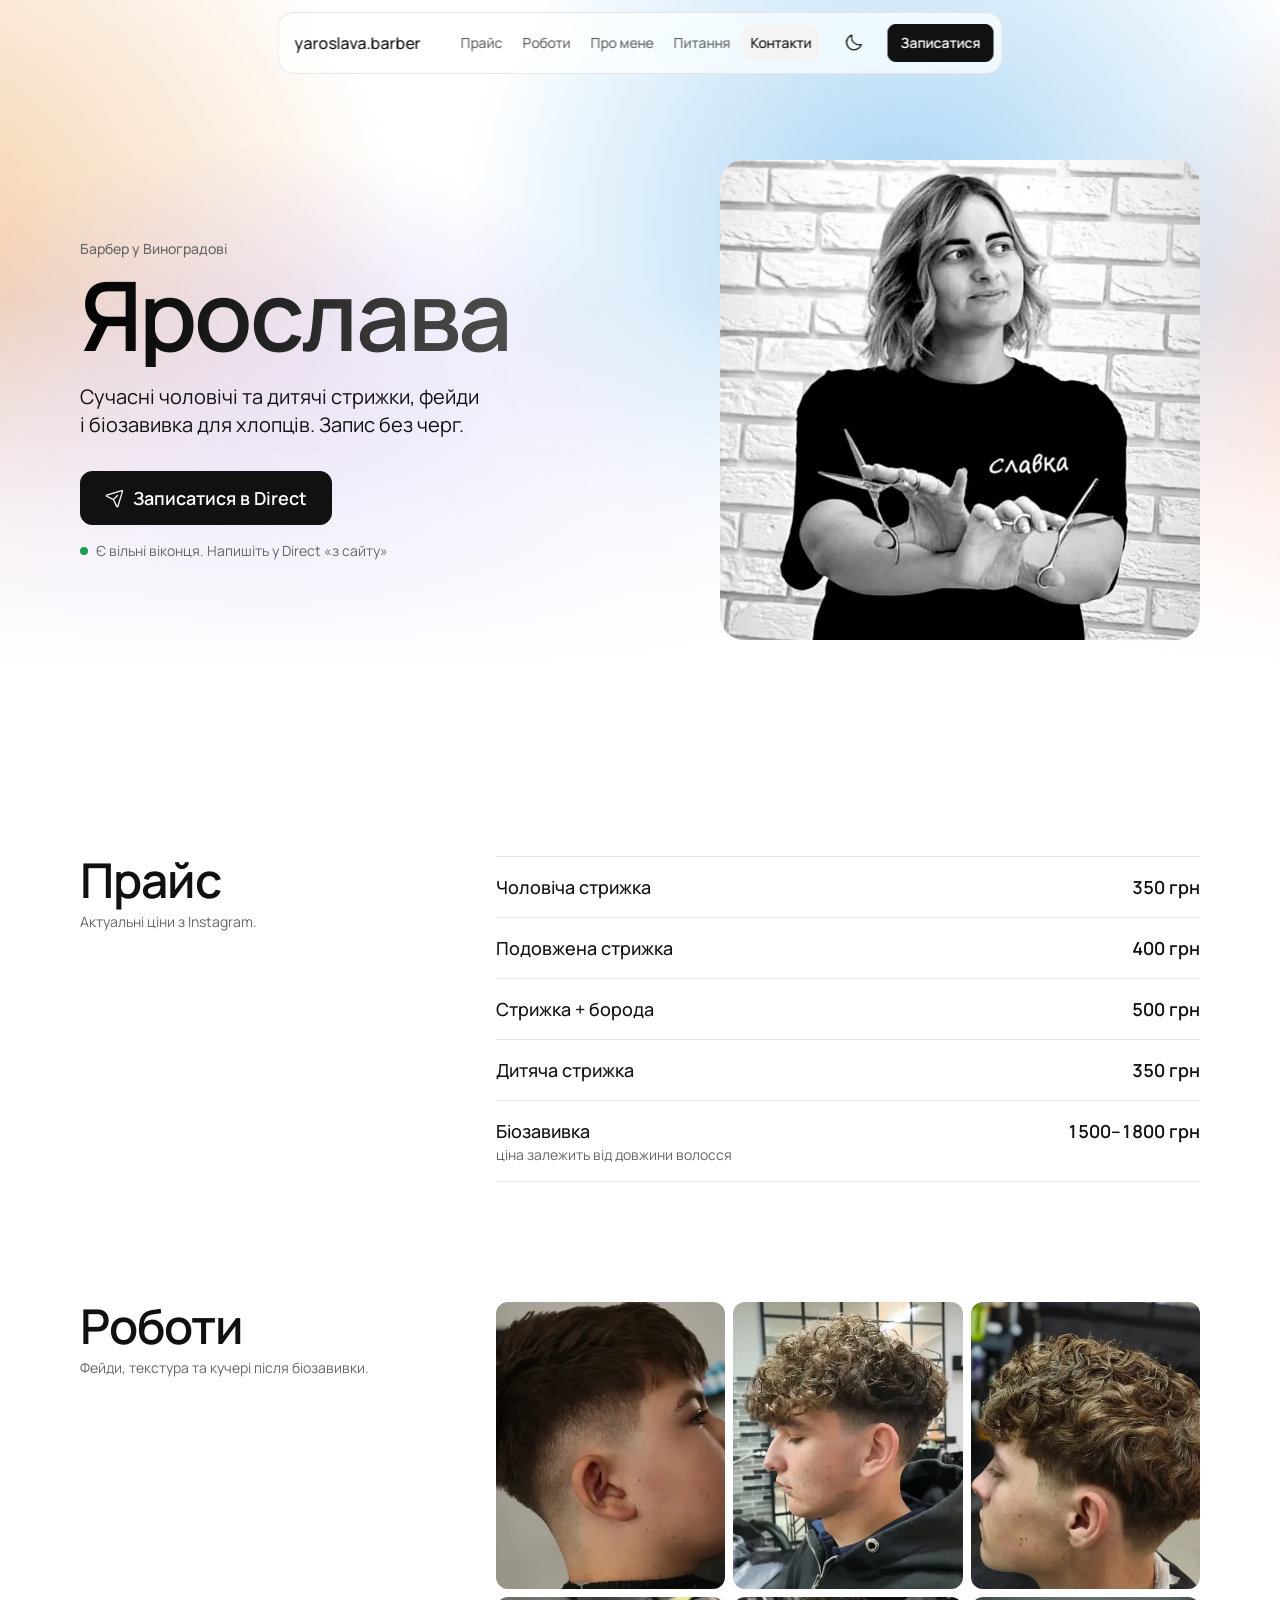
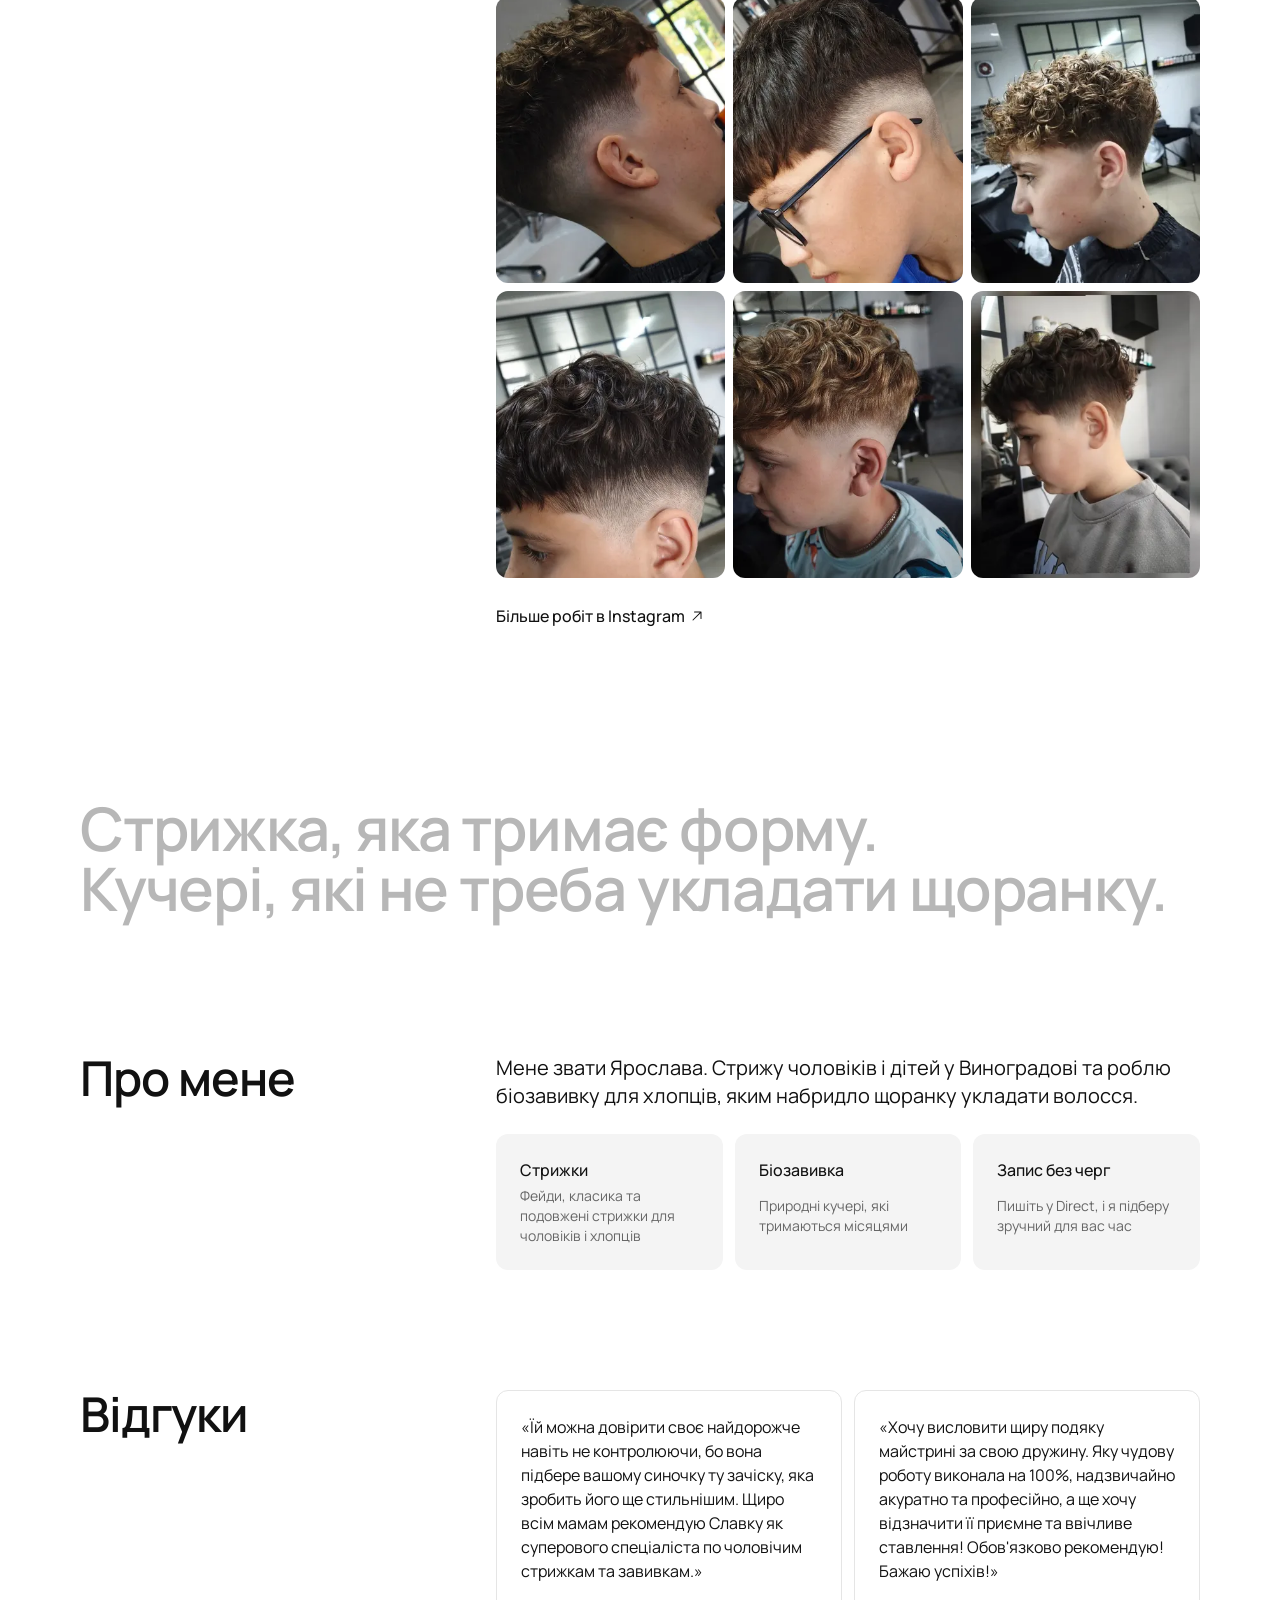
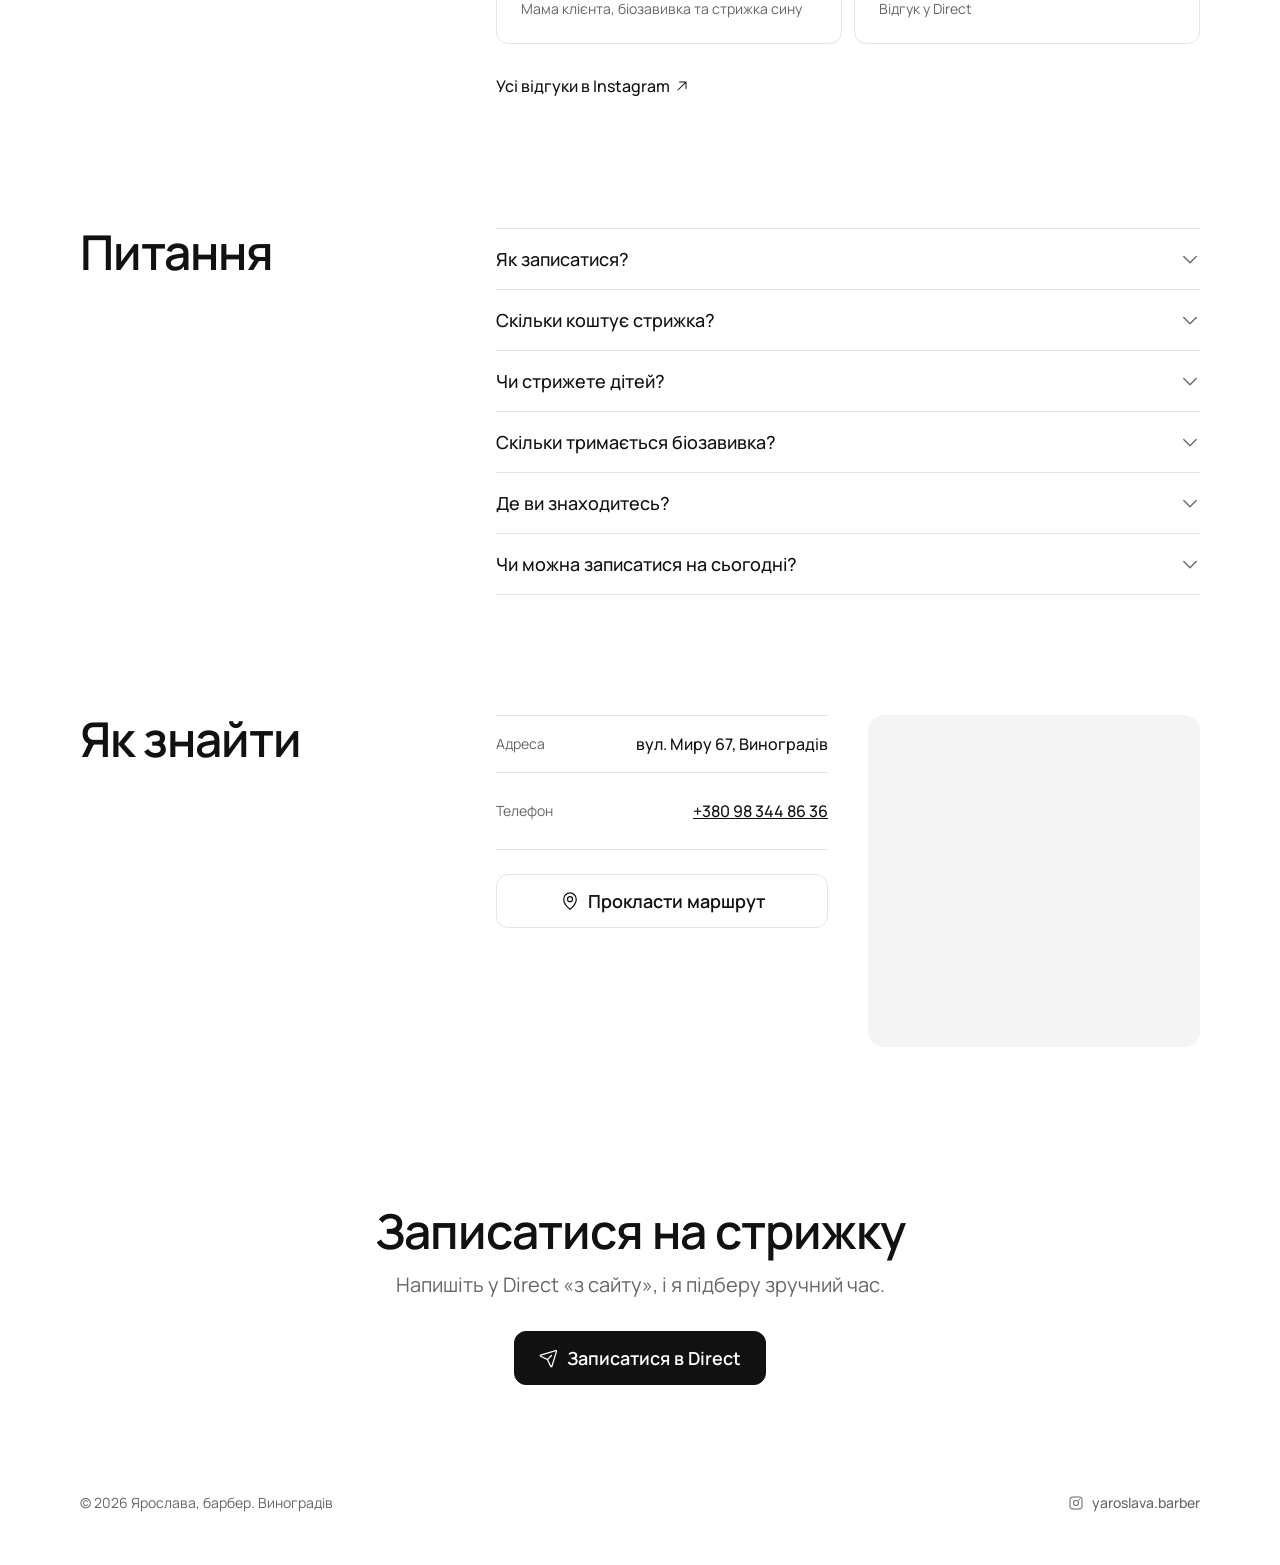
<file: index.html>
<!doctype html>
<html lang="uk">
<head>
<meta charset="utf-8">
<meta name="viewport" content="width=device-width, initial-scale=1, viewport-fit=cover">
<title>Ярослава, барбер у Виноградові: стрижки та біозавивка</title>
<meta name="description" content="Чоловічі та дитячі стрижки, фейди і біозавивка для хлопців у Виноградові. Вул. Миру 67. Запис у Direct без черг. Чоловіча стрижка 350 грн.">
<meta name="theme-color" content="#ffffff" media="(prefers-color-scheme: light)">
<meta name="theme-color" content="#000000" media="(prefers-color-scheme: dark)">
<link rel="canonical" href="https://yaroslava-barber.vercel.app/">
<meta property="og:type" content="website">
<meta property="og:locale" content="uk_UA">
<meta property="og:title" content="Ярослава, барбер у Виноградові">
<meta property="og:description" content="Чоловічі та дитячі стрижки, біозавивка для хлопців. Запис у Direct без черг.">
<meta property="og:url" content="https://yaroslava-barber.vercel.app/">
<meta property="og:image" content="https://yaroslava-barber.vercel.app/img/og.jpg">
<meta name="twitter:card" content="summary_large_image">
<link rel="icon" href="img/favicon.svg" type="image/svg+xml">
<link rel="apple-touch-icon" href="img/apple-touch-icon.png">
<link rel="preconnect" href="https://fonts.googleapis.com">
<link rel="preconnect" href="https://fonts.gstatic.com" crossorigin>
<link href="https://fonts.googleapis.com/css2?family=Manrope:wght@400;500;600;700&display=swap" rel="stylesheet">
<link rel="preload" as="image" href="img/master/master-600.webp" imagesrcset="img/master/master-600.webp 600w, img/master/master-1100.webp 1100w" imagesizes="(min-width: 1024px) 480px, 100vw">
<link rel="stylesheet" href="css/style.css">
<script>
  // Тема ставиться до першого малювання, щоб не було спалаху іншої теми
  (function () {
    var d = document.documentElement, t = null;
    d.classList.add('js');
    try { t = localStorage.getItem('theme'); } catch (e) {}
    if (t !== 'light' && t !== 'dark') t = matchMedia('(prefers-color-scheme: dark)').matches ? 'dark' : 'light';
    d.setAttribute('data-theme', t);
  })();
</script>
<script type="application/ld+json">
{
  "@context": "https://schema.org",
  "@type": "HairSalon",
  "name": "Ярослава, барбер",
  "image": "https://yaroslava-barber.vercel.app/img/og.jpg",
  "url": "https://yaroslava-barber.vercel.app/",
  "telephone": "+380983448636",
  "priceRange": "350–1800 грн",
  "address": {
    "@type": "PostalAddress",
    "streetAddress": "вул. Миру, 67",
    "addressLocality": "Виноградів",
    "addressRegion": "Закарпатська область",
    "postalCode": "90300",
    "addressCountry": "UA"
  },
  "sameAs": ["https://www.instagram.com/yaroslava.barber/"]
}
</script>
</head>
<body>
<a class="skip" href="#main">Перейти до змісту</a>

<!-- Навігація: компактна плаваюча панель -->
<header class="nav" id="nav">
  <a class="nav__brand title-3" href="#top">yaroslava.barber</a>
  <nav class="nav__links" aria-label="Розділи">
    <a class="body-5" href="#prices">Прайс</a>
    <a class="body-5" href="#works">Роботи</a>
    <a class="body-5" href="#about">Про мене</a>
    <a class="body-5" href="#faq">Питання</a>
    <a class="body-5" href="#contacts">Контакти</a>
  </nav>
  <button class="theme-toggle" type="button" aria-label="Увімкнути темну тему">
    <svg class="icon i-moon" viewBox="0 0 256 256" aria-hidden="true"><path d="M233.54,142.23a8,8,0,0,0-8-2,88.08,88.08,0,0,1-109.8-109.8,8,8,0,0,0-10-10,104.84,104.84,0,0,0-52.91,37A104,104,0,0,0,136,224a103.09,103.09,0,0,0,62.52-20.88,104.84,104.84,0,0,0,37-52.91A8,8,0,0,0,233.54,142.23ZM188.9,190.34A88,88,0,0,1,65.66,67.11a89,89,0,0,1,31.4-26A106,106,0,0,0,96,56,104.11,104.11,0,0,0,200,160a106,106,0,0,0,14.92-1.06A89,89,0,0,1,188.9,190.34Z"/></svg>
    <svg class="icon i-sun" viewBox="0 0 256 256" aria-hidden="true"><path d="M120,40V16a8,8,0,0,1,16,0V40a8,8,0,0,1-16,0Zm72,88a64,64,0,1,1-64-64A64.07,64.07,0,0,1,192,128Zm-16,0a48,48,0,1,0-48,48A48.050,48.050,0,0,0,176,128ZM58.34,69.66A8,8,0,0,0,69.66,58.34l-16-16A8,8,0,0,0,42.34,53.66Zm0,116.68-16,16a8,8,0,0,0,11.32,11.32l16-16a8,8,0,0,0-11.32-11.32ZM192,72a8,8,0,0,0,5.66-2.34l16-16a8,8,0,0,0-11.32-11.32l-16,16A8,8,0,0,0,192,72Zm5.66,114.34a8,8,0,0,0-11.32,11.32l16,16a8,8,0,0,0,11.32-11.32ZM48,128a8,8,0,0,0-8-8H16a8,8,0,0,0,0,16H40A8,8,0,0,0,48,128Zm80,80a8,8,0,0,0-8,8v24a8,8,0,0,0,16,0V216A8,8,0,0,0,128,208Zm112-88H216a8,8,0,0,0,0,16h24a8,8,0,0,0,0-16Z"/></svg>
  </button>
  <a class="btn btn--sm nav__cta button-sm" href="https://ig.me/m/yaroslava.barber">Записатися</a>
  <button class="nav__toggle" type="button" aria-expanded="false" aria-controls="menu" aria-label="Відкрити меню">
    <span></span><span></span>
  </button>
</header>

<!-- Мобільне меню на всю висоту -->
<div class="menu" id="menu" hidden>
  <nav aria-label="Меню">
    <a class="heading-4" href="#prices">Прайс</a>
    <a class="heading-4" href="#works">Роботи</a>
    <a class="heading-4" href="#about">Про мене</a>
    <a class="heading-4" href="#faq">Питання</a>
    <a class="heading-4" href="#contacts">Контакти</a>
    <a class="btn btn--lg button-lg menu__cta" href="https://ig.me/m/yaroslava.barber">
      <svg class="icon" viewBox="0 0 256 256" aria-hidden="true"><path d="M227.32,28.68a16,16,0,0,0-15.66-4.08l-.15,0L19.57,82.84a16,16,0,0,0-2.49,29.8L102,154l41.3,84.87A15.86,15.86,0,0,0,157.74,248q.69,0,1.38-.06a15.880,15.880,0,0,0,14-11.51l58.2-191.94c0-.05,0-.1,0-.15A16,16,0,0,0,227.32,28.68ZM157.830,231.85l-.05.14,0-.07-40.06-82.3,48-48a8,8,0,0,0-11.31-11.310l-48,48L24.080,98.25l-.07,0,.14,0L216,40Z"/></svg>
      Записатися в Direct
    </a>
  </nav>
</div>

<main id="main">
  <!-- ===== Hero ===== -->
  <div class="hero-area" id="top">
    <div class="glow" aria-hidden="true"><i></i><i></i><i></i><i></i></div>
    <div class="wrap hero">
      <div class="hero__text">
        <p class="caption-1 muted">Барбер у Виноградові</p>
        <h1 class="heading-1 hero__title">Ярослава</h1>
        <p class="body-7 hero__sub">Сучасні чоловічі та дитячі стрижки, фейди<br> і біозавивка для хлопців. Запис без черг.</p>
        <div class="hero__actions">
          <a class="btn btn--lg button-lg" id="hero-cta" href="https://ig.me/m/yaroslava.barber">
            <svg class="icon" viewBox="0 0 256 256" aria-hidden="true"><path d="M227.32,28.68a16,16,0,0,0-15.66-4.080l-.15,0L19.57,82.84a16,16,0,0,0-2.49,29.8L102,154l41.3,84.87A15.86,15.86,0,0,0,157.74,248q.69,0,1.38-.06a15.88,15.88,0,0,0,14-11.51l58.2-191.94c0-.05,0-.1,0-.15A16,16,0,0,0,227.32,28.68ZM157.83,231.85l-.05.14,0-.07-40.06-82.3,48-48a8,8,0,0,0-11.31-11.31l-48,48L24.08,98.25l-.07,0,.14,0L216,40Z"/></svg>
            Записатися в Direct
          </a>
          <p class="caption-2 muted hero__proof"><span class="dot" aria-hidden="true"></span>Є вільні віконця. Напишіть у Direct «з сайту»</p>
        </div>
      </div>
      <figure class="hero__photo">
        <img src="img/master/master-600.webp" srcset="img/master/master-600.webp 600w, img/master/master-1100.webp 1100w" sizes="(min-width: 1024px) 480px, 100vw" width="600" height="600" alt="Барбер Ярослава схрестила руки з ножицями">
      </figure>
    </div>
  </div>

  <div class="wrap">
    <!-- ===== Прайс ===== -->
    <section class="section split reveal" id="prices" aria-labelledby="prices-title">
      <div class="split__head">
        <h2 class="heading-2" id="prices-title">Прайс</h2>
        <p class="body-6 muted">Актуальні ціни з Instagram.</p>
      </div>
      <div>
        <ul class="prices">
          <li><span class="title-2">Чоловіча стрижка</span><span class="title-2 price">350 грн</span></li>
          <li><span class="title-2">Подовжена стрижка</span><span class="title-2 price">400 грн</span></li>
          <li><span class="title-2">Стрижка + борода</span><span class="title-2 price">500 грн</span></li>
          <li><span class="title-2">Дитяча стрижка</span><span class="title-2 price">350 грн</span></li>
          <li><span class="title-2">Біозавивка<span class="caption-2 muted block">ціна залежить від довжини волосся</span></span><span class="title-2 price">1500–1800 грн</span></li>
        </ul>
      </div>
    </section>

    <!-- ===== Роботи ===== -->
    <section class="section split reveal" id="works" aria-labelledby="works-title">
      <div class="split__head">
        <h2 class="heading-2" id="works-title">Роботи</h2>
        <p class="body-6 muted">Фейди, текстура та кучері після біозавивки.</p>
      </div>
      <div>
        <div class="grid">
          <img src="img/works/work-01-360.webp" srcset="img/works/work-01-360.webp 360w, img/works/work-01-720.webp 720w" sizes="(min-width: 1024px) 220px, 33vw" width="360" height="450" loading="lazy" alt="Чоловіча стрижка з фейдом, вигляд збоку">
          <img src="img/works/work-02-360.webp" srcset="img/works/work-02-360.webp 360w, img/works/work-02-720.webp 720w" sizes="(min-width: 1024px) 220px, 33vw" width="360" height="450" loading="lazy" alt="Кучері після біозавивки з коротким фейдом">
          <img src="img/works/work-03-360.webp" srcset="img/works/work-03-360.webp 360w, img/works/work-03-720.webp 720w" sizes="(min-width: 1024px) 220px, 33vw" width="360" height="450" loading="lazy" alt="Об'ємні кучері після біозавивки">
          <img src="img/works/work-04-360.webp" srcset="img/works/work-04-360.webp 360w, img/works/work-04-720.webp 720w" sizes="(min-width: 1024px) 220px, 33vw" width="360" height="450" loading="lazy" alt="Фейд на темному волоссі">
          <img src="img/works/work-05-360.webp" srcset="img/works/work-05-360.webp 360w, img/works/work-05-720.webp 720w" sizes="(min-width: 1024px) 220px, 33vw" width="360" height="450" loading="lazy" alt="Стрижка з чубчиком і фейдом">
          <img src="img/works/work-06-360.webp" srcset="img/works/work-06-360.webp 360w, img/works/work-06-720.webp 720w" sizes="(min-width: 1024px) 220px, 33vw" width="360" height="450" loading="lazy" alt="Світлі кучері після біозавивки">
          <img src="img/works/work-07-360.webp" srcset="img/works/work-07-360.webp 360w, img/works/work-07-720.webp 720w" sizes="(min-width: 1024px) 220px, 33vw" width="360" height="450" loading="lazy" alt="Текстурна стрижка з фейдом">
          <img src="img/works/work-08-360.webp" srcset="img/works/work-08-360.webp 360w, img/works/work-08-720.webp 720w" sizes="(min-width: 1024px) 220px, 33vw" width="360" height="450" loading="lazy" alt="Дитяча стрижка з кучерями">
          <img src="img/works/work-09-360.webp" srcset="img/works/work-09-360.webp 360w, img/works/work-09-720.webp 720w" sizes="(min-width: 1024px) 220px, 33vw" width="360" height="450" loading="lazy" alt="Дитяча стрижка з текстурою">
        </div>
        <a class="link body-2" href="https://www.instagram.com/yaroslava.barber/">
          Більше робіт в Instagram
          <svg class="icon icon--sm" viewBox="0 0 256 256" aria-hidden="true"><path d="M200,64V168a8,8,0,0,1-16,0V83.31L69.66,197.66a8,8,0,0,1-11.32-11.32L172.69,72H88a8,8,0,0,1,0-16H192A8,8,0,0,1,200,64Z"/></svg>
        </a>
      </div>
    </section>

    <!-- ===== Слоган, що проявляється по словах ===== -->
    <section class="section tagline" aria-label="Слоган">
      <p class="heading-3 tagline__text" data-words>Стрижка, яка тримає форму.<br> Кучері, які не треба укладати щоранку.</p>
    </section>

    <!-- ===== Про мене ===== -->
    <section class="section split reveal" id="about" aria-labelledby="about-title">
      <div class="split__head">
        <h2 class="heading-2" id="about-title">Про мене</h2>
      </div>
      <div>
        <p class="body-7">Мене звати Ярослава. Стрижу чоловіків і дітей у Виноградові та роблю біозавивку для хлопців, яким набридло щоранку укладати волосся.</p>
        <ul class="facts">
          <li><span class="title-3">Стрижки</span><span class="body-6 muted">Фейди, класика та подовжені стрижки для чоловіків і хлопців</span></li>
          <li><span class="title-3">Біозавивка</span><span class="body-6 muted">Природні кучері, які тримаються місяцями</span></li>
          <li><span class="title-3">Запис без черг</span><span class="body-6 muted">Пишіть у Direct, і я підберу зручний для вас час</span></li>
        </ul>
      </div>
    </section>

    <!-- ===== Відгуки ===== -->
    <section class="section split reveal" id="reviews" aria-labelledby="reviews-title">
      <div class="split__head">
        <h2 class="heading-2" id="reviews-title">Відгуки</h2>
      </div>
      <div class="reviews">
        <figure class="review">
          <blockquote class="body-3">«Їй можна довірити своє найдорожче навіть не контролюючи, бо вона підбере вашому синочку ту зачіску, яка зробить його ще стильнішим. Щиро всім мамам рекомендую Славку як суперового спеціаліста по чоловічим стрижкам та завивкам.»</blockquote>
          <figcaption class="caption-2 muted">Мама клієнта, біозавивка та стрижка сину</figcaption>
        </figure>
        <figure class="review">
          <blockquote class="body-3">«Хочу висловити щиру подяку майстрині за свою дружину. Яку чудову роботу виконала на 100%, надзвичайно акуратно та професійно, а ще хочу відзначити її приємне та ввічливе ставлення! Обов'язково рекомендую! Бажаю успіхів!»</blockquote>
          <figcaption class="caption-2 muted">Відгук у Direct</figcaption>
        </figure>
        <a class="link body-2 reviews__more" href="https://www.instagram.com/stories/highlights/18074509759830955/">
          Усі відгуки в Instagram
          <svg class="icon icon--sm" viewBox="0 0 256 256" aria-hidden="true"><path d="M200,64V168a8,8,0,0,1-16,0V83.31L69.66,197.66a8,8,0,0,1-11.32-11.32L172.690,72H88a8,8,0,0,1,0-16H192A8,8,0,0,1,200,64Z"/></svg>
        </a>
      </div>
    </section>

    <!-- ===== Питання ===== -->
    <section class="section split reveal" id="faq" aria-labelledby="faq-title">
      <div class="split__head">
        <h2 class="heading-2" id="faq-title">Питання</h2>
      </div>
      <div class="faq">
        <details>
          <summary class="title-2">Як записатися?<svg class="icon caret" viewBox="0 0 256 256" aria-hidden="true"><path d="M213.66,101.66l-80,80a8,8,0,0,1-11.32,0l-80-80A8,8,0,0,1,53.66,90.34L128,164.690l74.34-74.35a8,8,0,0,1,11.32,11.32Z"/></svg></summary>
          <p class="body-3 muted">Напишіть мені в Direct в Instagram, і я запропоную вільний час. Також можна зателефонувати за номером <a href="tel:+380983448636">+380 98 344 86 36</a>.</p>
        </details>
        <details>
          <summary class="title-2">Скільки коштує стрижка?<svg class="icon caret" viewBox="0 0 256 256" aria-hidden="true"><path d="M213.66,101.66l-80,80a8,8,0,0,1-11.32,0l-80-80A8,8,0,0,1,53.66,90.34L128,164.690l74.34-74.35a8,8,0,0,1,11.32,11.32Z"/></svg></summary>
          <p class="body-3 muted">Чоловіча стрижка 350 грн, подовжена 400 грн, стрижка з бородою 500 грн, дитяча 350 грн.</p>
        </details>
        <details>
          <summary class="title-2">Чи стрижете дітей?<svg class="icon caret" viewBox="0 0 256 256" aria-hidden="true"><path d="M213.66,101.66l-80,80a8,8,0,0,1-11.32,0l-80-80A8,8,0,0,1,53.66,90.34L128,164.690l74.34-74.35a8,8,0,0,1,11.32,11.32Z"/></svg></summary>
          <p class="body-3 muted">Так, дитяча стрижка коштує 350 грн.</p>
        </details>
        <details>
          <summary class="title-2">Скільки тримається біозавивка?<svg class="icon caret" viewBox="0 0 256 256" aria-hidden="true"><path d="M213.66,101.66l-80,80a8,8,0,0,1-11.32,0l-80-80A8,8,0,0,1,53.66,90.34L128,164.690l74.34-74.35a8,8,0,0,1,11.32,11.32Z"/></svg></summary>
          <p class="body-3 muted">Кучері тримаються кілька місяців. Коли завиток частково відросте, приблизно через 3 місяці, робимо легку корекцію. Ціна від 1500 до 1800 грн залежно від довжини волосся.</p>
        </details>
        <details>
          <summary class="title-2">Де ви знаходитесь?<svg class="icon caret" viewBox="0 0 256 256" aria-hidden="true"><path d="M213.66,101.66l-80,80a8,8,0,0,1-11.32,0l-80-80A8,8,0,0,1,53.66,90.34L128,164.690l74.34-74.35a8,8,0,0,1,11.32,11.32Z"/></svg></summary>
          <p class="body-3 muted">Вул. Миру 67, Виноградів. Маршрут відкривається кнопкою «Прокласти маршрут» нижче.</p>
        </details>
        <details>
          <summary class="title-2">Чи можна записатися на сьогодні?<svg class="icon caret" viewBox="0 0 256 256" aria-hidden="true"><path d="M213.66,101.66l-80,80a8,8,0,0,1-11.32,0l-80-80A8,8,0,0,1,53.66,90.34L128,164.690l74.34-74.35a8,8,0,0,1,11.32,11.32Z"/></svg></summary>
          <p class="body-3 muted">Напишіть у Direct. Якщо є вільне віконце, запропоную найближчий час.</p>
        </details>
      </div>
    </section>

    <!-- ===== Контакти ===== -->
    <section class="section split reveal" id="contacts" aria-labelledby="contacts-title">
      <div class="split__head">
        <h2 class="heading-2" id="contacts-title">Як знайти</h2>
      </div>
      <div class="contacts">
        <div>
          <dl class="info">
            <div><dt class="body-6 muted">Адреса</dt><dd class="body-2">вул. Миру 67, Виноградів</dd></div>
            <div><dt class="body-6 muted">Телефон</dt><dd class="body-2"><a href="tel:+380983448636">+380 98 344 86 36</a></dd></div>
          </dl>
          <a class="btn btn--lg btn--ghost button-lg" href="https://maps.app.goo.gl/WLm7totq3DNT4GoF6">
            <svg class="icon" viewBox="0 0 256 256" aria-hidden="true"><path d="M128,64a40,40,0,1,0,40,40A40,40,0,0,0,128,64Zm0,64a24,24,0,1,1,24-24A24,24,0,0,1,128,128Zm0-112a88.1,88.1,0,0,0-88,88c0,31.4,14.51,64.68,42,96.25a254.19,254.19,0,0,0,41.45,38.3,8,8,0,0,0,9.18,0A254.19,254.19,0,0,0,174,200.25c27.45-31.570,42-64.85,42-96.25A88.1,88.1,0,0,0,128,16Zm0,206c-16.53-13-72-60.75-72-118a72,72,0,0,1,144,0C200,161.23,144.53,209,128,222Z"/></svg>
            Прокласти маршрут
          </a>
        </div>
        <div class="map">
          <iframe title="Карта: вул. Миру 67, Виноградів" loading="lazy" referrerpolicy="no-referrer-when-downgrade" src="https://www.google.com/maps?q=%D0%B2%D1%83%D0%BB%D0%B8%D1%86%D1%8F+%D0%9C%D0%B8%D1%80%D1%83,+67,+%D0%92%D0%B8%D0%BD%D0%BE%D0%B3%D1%80%D0%B0%D0%B4%D1%96%D0%B2,+90300&z=16&output=embed"></iframe>
        </div>
      </div>
    </section>

    <!-- ===== Фінальний заклик ===== -->
    <section class="section final reveal" aria-labelledby="final-title">
      <h2 class="heading-2" id="final-title">Записатися на стрижку</h2>
      <p class="body-7 muted">Напишіть у Direct «з сайту», і я підберу зручний час.</p>
      <a class="btn btn--lg button-lg" href="https://ig.me/m/yaroslava.barber">
        <svg class="icon" viewBox="0 0 256 256" aria-hidden="true"><path d="M227.32,28.68a16,16,0,0,0-15.66-4.08l-.15,0L19.57,82.84a16,16,0,0,0-2.49,29.8L102,154l41.3,84.87A15.86,15.86,0,0,0,157.74,248q.69,0,1.38-.06a15.88,15.88,0,0,0,14-11.51l58.2-191.94c0-.05,0-.1,0-.15A16,16,0,0,0,227.32,28.68ZM157.83,231.85l-.05.14,0-.07-40.06-82.3,48-48a8,8,0,0,0-11.31-11.31l-48,48L24.08,98.25l-.07,0,.14,0L216,40Z"/></svg>
        Записатися в Direct
      </a>
    </section>
  </div>
</main>

<footer class="wrap footer">
  <p class="caption-2 muted">© 2026 Ярослава, барбер. Виноградів</p>
  <a class="caption-1 footer__ig" href="https://www.instagram.com/yaroslava.barber/">
    <svg class="icon icon--sm" viewBox="0 0 256 256" aria-hidden="true"><path d="M128,80a48,48,0,1,0,48,48A48.05,48.05,0,0,0,128,80Zm0,80a32,32,0,1,1,32-32A32,32,0,0,1,128,160ZM176,24H80A56.06,56.06,0,0,0,24,80v96a56.06,56.06,0,0,0,56,56h96a56.06,56.06,0,0,0,56-56V80A56.06,56.06,0,0,0,176,24Zm40,152a40,40,0,0,1-40,40H80a40,40,0,0,1-40-40V80A40,40,0,0,1,80,40h96a40,40,0,0,1,40,40ZM192,76a12,12,0,1,1-12-12A12,12,0,0,1,192,76Z"/></svg>
    yaroslava.barber
  </a>
</footer>

<!-- Закріплена кнопка на телефоні: з'являється, коли кнопка hero пішла з екрана -->
<div class="sticky-cta" id="sticky-cta" aria-hidden="true">
  <a class="btn btn--lg button-lg" href="https://ig.me/m/yaroslava.barber" tabindex="-1">
    <svg class="icon" viewBox="0 0 256 256" aria-hidden="true"><path d="M227.32,28.68a16,16,0,0,0-15.66-4.08l-.15,0L19.57,82.84a16,16,0,0,0-2.49,29.8L102,154l41.3,84.87A15.86,15.86,0,0,0,157.74,248q.69,0,1.38-.06a15.88,15.88,0,0,0,14-11.51l58.2-191.94c0-.05,0-.1,0-.15A16,16,0,0,0,227.32,28.68ZM157.83,231.85l-.05.14,0-.07-40.06-82.3,48-48a8,8,0,0,0-11.31-11.31l-48,48L24.08,98.25l-.07,0,.14,0L216,40Z"/></svg>
    Записатися в Direct
  </a>
</div>

<script src="js/main.js" defer></script>
</body>
</html>
</file>
<file: css/style.css>
/* =========================================================
   Ярослава, барбер. Візуальна система:
   шрифт Manrope, розміри тільки зі шкали Tailwind,
   відступи тільки з таблиці токенів, радіуси Tailwind.
   ========================================================= */

/* ---------- Токени ---------- */
:root {
  /* Відступи */
  --s-25: 2px; --s-50: 4px; --s-75: 8px; --s-100: 12px; --s-200: 16px; --s-300: 24px;
  --s-400: 32px; --s-500: 40px; --s-600: 48px; --s-700: 64px; --s-800: 80px; --s-900: 96px;
  /* Радіуси Tailwind */
  --r-md: 6px; --r-lg: 8px; --r-xl: 12px; --r-2xl: 16px; --r-3xl: 24px; --r-full: 9999px;
  /* Рух: зважена крива, що м'яко сповільнюється */
  --ease: cubic-bezier(0.22, 1, 0.36, 1);

  /* Кольори, світла тема. Контраст на білому: text 18.9:1, muted 5.7:1 */
  --bg: #ffffff;
  --surface: #f4f4f4;
  --text: #111111;
  --muted: #666666;
  --line: #e5e5e5;
  --btn: #111111;
  --btn-text: #ffffff;
  --nav-bg: rgba(255, 255, 255, .72);
  --menu-bg: rgba(255, 255, 255, .92);
  --hero-from: #000000; --hero-to: #666666;
  /* Градієнт hero: карамель і мед з кучерів на фото, лаванда й небо для холодного балансу */
  --g1: #f3c89b; --g2: #f7b4a7; --g3: #c8b6f2; --g4: #a8d4f4;
  --glow-opacity: 1;
  --map-filter: grayscale(1);
  color-scheme: light;
}
/* Темна тема: за налаштуванням системи, якщо людина не обрала світлу вручну,
   або коли темну обрано кнопкою (data-theme="dark" на <html>) */
@media (prefers-color-scheme: dark) {
  :root:not([data-theme="light"]) {
    --bg: #000000;
    --surface: #181818;
    --text: #ffffff;
    --muted: #9b9b9b;      /* 7.6:1 на чорному */
    --line: #272727;
    --btn: #ffffff;
    --btn-text: #000000;
    --nav-bg: rgba(24, 24, 24, .72);
    --menu-bg: rgba(0, 0, 0, .92);
    --hero-from: #ffffff; --hero-to: #9b9b9b;
    --g1: #8a5a2b; --g2: #7a3a4a; --g3: #4b3a8a; --g4: #1f5a7a;
    --glow-opacity: .7;
    --map-filter: grayscale(1) invert(.92) hue-rotate(180deg);
    color-scheme: dark;
  }
}
:root[data-theme="dark"] {
  --bg: #000000;
  --surface: #181818;
  --text: #ffffff;
  --muted: #9b9b9b;
  --line: #272727;
  --btn: #ffffff;
  --btn-text: #000000;
  --nav-bg: rgba(24, 24, 24, .72);
  --menu-bg: rgba(0, 0, 0, .92);
  --hero-from: #ffffff; --hero-to: #9b9b9b;
  --g1: #8a5a2b; --g2: #7a3a4a; --g3: #4b3a8a; --g4: #1f5a7a;
  --glow-opacity: .7;
  --map-filter: grayscale(1) invert(.92) hue-rotate(180deg);
  color-scheme: dark;
}
/* Плавна зміна кольорів при перемиканні теми (тільки колір, без руху) */
html.theme-anim, html.theme-anim *:not(.icon) { transition: background-color .3s var(--ease, ease-out), color .3s var(--ease, ease-out), border-color .3s var(--ease, ease-out) !important; }

/* ---------- Текстові стилі (за назвами з системи) ---------- */
.heading-1 { font-size: 60px; line-height: 60px; font-weight: 600; }
.heading-2 { font-size: 36px; line-height: 40px; font-weight: 600; }  /* на телефоні крок Heading 3 */
.heading-3 { font-size: 36px; line-height: 40px; font-weight: 600; }
.heading-4 { font-size: 30px; line-height: 36px; font-weight: 600; }
.title-2   { font-size: 18px; line-height: 28px; font-weight: 500; }
.title-3   { font-size: 16px; line-height: 24px; font-weight: 500; }
.body-2    { font-size: 16px; line-height: 24px; font-weight: 500; }
.body-3    { font-size: 16px; line-height: 24px; font-weight: 400; }
.body-5    { font-size: 14px; line-height: 20px; font-weight: 500; }
.body-6    { font-size: 14px; line-height: 20px; font-weight: 400; }
.body-7    { font-size: 20px; line-height: 28px; font-weight: 400; }  /* новий стиль групи Body, крок text-xl */
.button-lg { font-size: 18px; line-height: 28px; font-weight: 600; }
.button-sm { font-size: 14px; line-height: 20px; font-weight: 600; }
.caption-1 { font-size: 14px; line-height: 20px; font-weight: 500; }
.caption-2 { font-size: 14px; line-height: 20px; font-weight: 400; }
.caption-3 { font-size: 12px; line-height: 16px; font-weight: 600; }
@media (min-width: 1024px) {
  .heading-1 { font-size: 96px; line-height: 96px; letter-spacing: -.03em; } /* крок text-8xl */
  .heading-2 { font-size: 48px; line-height: 48px; }
  .heading-3 { font-size: 60px; line-height: 60px; }
}
h1, h2, h3, .heading-3 { text-wrap: balance; letter-spacing: -.02em; }
p, li, dd, blockquote { text-wrap: pretty; }

/* ---------- База ---------- */
*, *::before, *::after { box-sizing: border-box; }
html { -webkit-text-size-adjust: 100%; scroll-behavior: smooth; scroll-padding-top: var(--s-900); }
body {
  margin: 0; background: var(--bg); color: var(--text);
  font-family: Manrope, system-ui, -apple-system, "Segoe UI", sans-serif;
  font-size: 16px; line-height: 24px;
  -webkit-font-smoothing: antialiased;
}
h1, h2, p, ul, dl, dd, figure, blockquote { margin: 0; }
ul { padding: 0; list-style: none; }
a { color: inherit; }
img { display: block; max-width: 100%; height: auto; }
.muted { color: var(--muted); }
.block { display: block; }
.wrap { max-width: 1200px; margin: 0 auto; padding: 0 var(--s-300); }
@media (min-width: 1024px) { .wrap { padding: 0 var(--s-500); } }

.icon { width: 20px; height: 20px; fill: currentColor; flex: none; }
.icon--sm { width: 16px; height: 16px; }

:focus-visible { outline: 2px solid #2f6feb; outline-offset: 3px; border-radius: var(--r-md); }

.skip {
  position: fixed; top: var(--s-100); left: var(--s-100); z-index: 100;
  padding: var(--s-75) var(--s-100); border-radius: var(--r-lg);
  background: var(--btn); color: var(--btn-text); text-decoration: none;
  transform: translateY(-200%); transition: transform .3s var(--ease);
}
.skip:focus { transform: none; }

/* ---------- Кнопки ---------- */
.btn {
  display: inline-flex; align-items: center; justify-content: center; gap: var(--s-75);
  padding: var(--s-75) var(--s-100); border-radius: var(--r-xl);
  background: var(--btn); color: var(--btn-text); text-decoration: none; border: 1px solid var(--btn);
  transition: opacity .3s var(--ease), transform .5s var(--ease);
}
.btn--lg { min-height: 52px; padding: var(--s-100) var(--s-300); }   /* ціль ≥ 44 px для пальця */
.btn--sm { min-height: 36px; padding: var(--s-75) var(--s-100); border-radius: var(--r-lg); }
.btn:hover { opacity: .85; transform: translateY(-1px); }
.btn:active { transform: scale(.98); }
.btn--ghost { background: transparent; color: var(--text); border-color: var(--line); }
.btn--ghost:hover { border-color: var(--text); opacity: 1; }

.link {
  display: inline-flex; align-items: center; gap: var(--s-50);
  min-height: 44px; margin-top: var(--s-200); text-decoration: none;
  transition: opacity .3s var(--ease);
}
.link:hover { opacity: .7; }
.link .icon { transition: transform .5s var(--ease); }
.link:hover .icon { transform: translate(2px, -2px); }

/* ---------- Навігація: плаваюча панель з розмиттям ---------- */
.nav {
  position: fixed; z-index: 50; top: var(--s-100); left: var(--s-100); right: var(--s-100);
  display: flex; align-items: center; gap: var(--s-300);
  padding: var(--s-75) var(--s-75) var(--s-75) var(--s-200);
  border: 1px solid var(--line); border-radius: var(--r-2xl);
  background: var(--nav-bg);
  -webkit-backdrop-filter: saturate(180%) blur(16px); backdrop-filter: saturate(180%) blur(16px);
}
.nav__brand { margin-right: auto; display: inline-flex; align-items: center; min-height: 44px; text-decoration: none; }
.nav__links, .nav__cta { display: none; }
.nav__links a {
  display: inline-flex; align-items: center; min-height: 36px; padding: 0 var(--s-75);
  border-radius: var(--r-lg); color: var(--muted); text-decoration: none; white-space: nowrap;
  transition: color .3s var(--ease), background-color .3s var(--ease);
}
.nav__links a:hover, .nav__links a[aria-current="true"] { color: var(--text); }
.nav__links a[aria-current="true"] { background: var(--surface); }

/* Перемикач теми: місяць у світлій темі, сонце в темній */
.theme-toggle {
  display: none; place-items: center; width: 44px; height: 44px; margin: -4px 0; padding: 0; border: 0;
  border-radius: var(--r-lg); background: transparent; color: var(--text); cursor: pointer;
  transition: background-color .3s var(--ease);
}
.js .theme-toggle { display: grid; }
.theme-toggle:hover { background: var(--surface); }
.theme-toggle .icon { grid-area: 1 / 1; transition: opacity .3s var(--ease), transform .5s var(--ease); }
.theme-toggle .i-sun { opacity: 0; transform: rotate(-90deg) scale(.6); }
[data-theme="dark"] .theme-toggle .i-sun { opacity: 1; transform: none; }
[data-theme="dark"] .theme-toggle .i-moon { opacity: 0; transform: rotate(90deg) scale(.6); }
@media (min-width: 1024px) { .theme-toggle { width: 36px; height: 36px; margin: 0; } }

/* Перемикач меню: дві лінії плавно перетворюються на хрестик */
.nav__toggle {
  position: relative; width: 44px; height: 44px; border: 0; padding: 0; margin: -4px 0;
  border-radius: var(--r-lg); background: transparent; color: var(--text); cursor: pointer;
}
.nav__toggle span {
  position: absolute; left: 13px; width: 18px; height: 2px; border-radius: 2px; background: currentColor;
  transition: transform .5s var(--ease);
}
.nav__toggle span:first-child { top: 18px; }
.nav__toggle span:last-child { top: 24px; }
.nav__toggle[aria-expanded="true"] span:first-child { transform: translateY(3px) rotate(45deg); }
.nav__toggle[aria-expanded="true"] span:last-child { transform: translateY(-3px) rotate(-45deg); }

@media (min-width: 1024px) {
  .nav { left: 50%; right: auto; transform: translateX(-50%); gap: var(--s-200); }
  .nav__brand { margin-right: var(--s-200); }
  .nav__links { display: flex; gap: var(--s-50); }
  .nav__cta { display: inline-flex; }
  .nav__toggle { display: none; }
}

/* Мобільне меню на всю висоту */
.menu {
  position: fixed; inset: 0; z-index: 40;
  padding: var(--s-900) var(--s-300) var(--s-400);
  background: var(--menu-bg);
  -webkit-backdrop-filter: blur(24px); backdrop-filter: blur(24px);
  opacity: 0; transition: opacity .3s var(--ease);
}
.menu.is-open { opacity: 1; }
.menu nav { display: flex; flex-direction: column; gap: var(--s-75); }
.menu nav > a:not(.btn) { display: flex; align-items: center; min-height: 56px; text-decoration: none; }
.menu__cta { margin-top: var(--s-400); }
/* Пункти з'являються по черзі: зсув 24px, крок 60 мс */
.menu nav > a { opacity: 0; transform: translateY(var(--s-300)); transition: opacity .5s var(--ease), transform .5s var(--ease); }
.menu.is-open nav > a { opacity: 1; transform: none; }
.menu.is-open nav > a:nth-child(2) { transition-delay: 60ms; }
.menu.is-open nav > a:nth-child(3) { transition-delay: 120ms; }
.menu.is-open nav > a:nth-child(4) { transition-delay: 180ms; }
.menu.is-open nav > a:nth-child(5) { transition-delay: 240ms; }
.menu.is-open nav > a:nth-child(6) { transition-delay: 300ms; }
body.menu-open { overflow: hidden; }

@media (prefers-reduced-transparency: reduce) {
  .nav { background: var(--bg); -webkit-backdrop-filter: none; backdrop-filter: none; }
  .menu { background: var(--bg); -webkit-backdrop-filter: none; backdrop-filter: none; }
}

/* ---------- Hero з переливним градієнтом ---------- */
.hero-area { position: relative; overflow: hidden; isolation: isolate; }
.glow { position: absolute; inset: -10% -30% 12%; z-index: -2; opacity: var(--glow-opacity); pointer-events: none; }
.glow i { position: absolute; width: 90vmax; height: 90vmax; max-width: 1100px; max-height: 1100px; border-radius: 50%; will-change: transform; }
.glow i:nth-child(1) { background: radial-gradient(closest-side, var(--g1), transparent); top: -25%; left: -15%; animation: drift1 18s var(--ease) infinite alternate; }
.glow i:nth-child(2) { background: radial-gradient(closest-side, var(--g2), transparent); top: 5%; right: -20%; animation: drift2 22s var(--ease) infinite alternate; }
.glow i:nth-child(3) { background: radial-gradient(closest-side, var(--g3), transparent); top: 30%; left: 5%; animation: drift3 26s var(--ease) infinite alternate; }
.glow i:nth-child(4) { background: radial-gradient(closest-side, var(--g4), transparent); top: -20%; right: 15%; width: 70vmax; height: 70vmax; animation: drift4 20s var(--ease) infinite alternate; }
@keyframes drift1 { to { transform: translate(25%, 20%) scale(1.15); } }
@keyframes drift2 { to { transform: translate(-30%, 15%) scale(.9); } }
@keyframes drift3 { to { transform: translate(20%, -25%) scale(1.2); } }
@keyframes drift4 { to { transform: translate(-20%, 30%) scale(1.1); } }
/* Плавний перехід у фон сторінки */
.hero-area::after { content: ""; position: absolute; left: 0; right: 0; bottom: 0; height: 60%; z-index: -1; background: linear-gradient(to bottom, transparent, color-mix(in srgb, var(--bg) 70%, transparent) 50%, var(--bg) 85%); pointer-events: none; }

.hero { display: grid; gap: var(--s-500); padding-top: 120px; padding-bottom: var(--s-200); }
.hero__text { max-width: 680px; }
.hero__title {
  margin-top: var(--s-75);
  background: linear-gradient(90deg, var(--hero-from), var(--hero-to));
  -webkit-background-clip: text; background-clip: text; color: transparent;
  padding-bottom: var(--s-50); /* щоб низ літер «р» не обрізався */
}
.hero__sub { margin-top: var(--s-200); max-width: 680px; }
.hero__actions { margin-top: var(--s-400); display: flex; flex-direction: column; align-items: flex-start; gap: var(--s-200); }
.hero__actions .btn { width: 100%; }
.hero__proof { display: flex; align-items: center; gap: var(--s-75); }
.dot { width: 8px; height: 8px; border-radius: 50%; background: #1f9d55; flex: none; }
.hero__photo { border-radius: var(--r-2xl); overflow: hidden; background: var(--surface); aspect-ratio: 1 / 1; }
.hero__photo img { width: 100%; height: 100%; object-fit: cover; }
@media (max-width: 1023px) { .hero__sub br { display: none; } }
@media (min-width: 640px) { .hero__actions .btn { width: auto; } }
@media (min-width: 1024px) {
  .hero { grid-template-columns: 1fr 480px; align-items: center; gap: var(--s-800); padding-top: 160px; padding-bottom: var(--s-900); }
  .hero__photo { border-radius: var(--r-3xl); }
}

/* ---------- Секції ---------- */
.section { padding-top: var(--s-800); }
.split__head { margin-bottom: var(--s-300); }
.split__head p { margin-top: var(--s-75); }
@media (min-width: 1024px) {
  .section { padding-top: 120px; }
  /* Заголовок ліворуч, вміст праворуч: однаковий ритм для всіх секцій */
  .split { display: grid; grid-template-columns: 1fr 2fr; gap: var(--s-700); align-items: start; }
  .split__head { position: sticky; top: 120px; margin-bottom: 0; }
}

/* Прайс */
.prices li { display: flex; align-items: baseline; justify-content: space-between; gap: var(--s-200); padding: var(--s-200) 0; border-top: 1px solid var(--line); }
.prices li:last-child { border-bottom: 1px solid var(--line); }
.price { white-space: nowrap; font-weight: 600; font-variant-numeric: tabular-nums; }

/* Роботи */
.grid { display: grid; grid-template-columns: repeat(3, 1fr); gap: var(--s-50); }
.grid img { width: 100%; aspect-ratio: 4 / 5; object-fit: cover; border-radius: var(--r-lg); background: var(--surface); }
@media (min-width: 1024px) { .grid { gap: var(--s-75); } .grid img { border-radius: var(--r-xl); } }

/* Слоган: кожне слово проявляється при прокрутці */
.tagline { padding-top: var(--s-900); padding-bottom: var(--s-200); }
.tagline__text { max-width: 680px; }
@media (min-width: 1024px) { .tagline { padding-top: 160px; } .tagline__text { max-width: 1120px; } }
.js .tagline__text .w { opacity: .3; transition: opacity .5s var(--ease); }
.js .tagline__text .w.on { opacity: 1; }

/* Про мене */
.facts { margin-top: var(--s-300); display: grid; gap: var(--s-75); }
.facts li { display: grid; gap: var(--s-50); padding: var(--s-200); border-radius: var(--r-xl); background: var(--surface); }
@media (min-width: 1024px) { .facts { grid-template-columns: repeat(3, 1fr); gap: var(--s-100); } .facts li { padding: var(--s-300); } }

/* Відгуки */
.reviews { display: grid; gap: var(--s-75); }
.review { display: grid; gap: var(--s-200); padding: var(--s-300); border-radius: var(--r-xl); border: 1px solid var(--line); }
.review blockquote { quotes: none; }
.reviews__more { margin-top: var(--s-75); justify-self: start; }
@media (min-width: 1024px) { .reviews { grid-template-columns: 1fr 1fr; gap: var(--s-100); } .reviews__more { grid-column: 1 / -1; } }

/* Питання */
.faq details { border-top: 1px solid var(--line); }
.faq details:last-child { border-bottom: 1px solid var(--line); }
.faq summary {
  display: flex; align-items: center; justify-content: space-between; gap: var(--s-200);
  min-height: 56px; padding: var(--s-200) 0; cursor: pointer; list-style: none;
}
.faq summary::-webkit-details-marker { display: none; }
.faq .caret { transition: transform .5s var(--ease); color: var(--muted); }
.faq details[open] .caret { transform: rotate(180deg); }
.faq details p { padding-bottom: var(--s-300); max-width: 640px; }

/* Контакти */
.info > div { display: flex; justify-content: space-between; gap: var(--s-200); padding: var(--s-200) 0; border-top: 1px solid var(--line); }
.info > div:last-child { border-bottom: 1px solid var(--line); }
.info > div { align-items: center; min-height: 56px; }
.info dd { text-align: right; }
.info dd a { display: inline-flex; align-items: center; min-height: 44px; }
.contacts .btn { width: 100%; margin-top: var(--s-300); }
.map { margin-top: var(--s-300); aspect-ratio: 4 / 3; border-radius: var(--r-2xl); overflow: hidden; background: var(--surface); }
.map iframe { display: block; width: 100%; height: 100%; border: 0; filter: var(--map-filter); }
@media (min-width: 1024px) {
  .contacts { display: grid; grid-template-columns: 1fr 1fr; gap: var(--s-500); align-items: start; }
  .info dd { white-space: nowrap; }
  .map { margin-top: 0; aspect-ratio: 1 / 1; }
}

/* Фінальний заклик */
.final { text-align: center; display: flex; flex-direction: column; align-items: center; gap: var(--s-200); padding-top: var(--s-900); }
.final .btn { margin-top: var(--s-200); }
@media (min-width: 1024px) { .final { padding-top: 160px; } }

/* Підвал */
.footer { display: flex; flex-wrap: wrap; align-items: center; justify-content: space-between; gap: var(--s-200); padding-top: var(--s-900); padding-bottom: 120px; }
.footer__ig { display: inline-flex; align-items: center; gap: var(--s-75); min-height: 44px; text-decoration: none; color: var(--muted); transition: color .3s var(--ease); }
.footer__ig:hover { color: var(--text); }
@media (min-width: 1024px) { .footer { padding-bottom: var(--s-500); } }

/* Закріплена кнопка на телефоні */
.sticky-cta {
  position: fixed; z-index: 30; left: 0; right: 0; bottom: 0;
  padding: var(--s-100) var(--s-300) calc(var(--s-100) + env(safe-area-inset-bottom));
  opacity: 0; transform: translateY(100%); pointer-events: none;
  transition: opacity .5s var(--ease), transform .5s var(--ease);
}
.sticky-cta .btn { width: 100%; box-shadow: 0 8px 24px rgba(0, 0, 0, .18); }
.sticky-cta.is-visible { opacity: 1; transform: none; pointer-events: auto; }
@media (min-width: 1024px) { .sticky-cta { display: none; } }

/* ---------- Поява секцій при прокрутці ---------- */
.js .reveal { opacity: 0; transform: translateY(var(--s-400)); transition: opacity .7s var(--ease), transform .7s var(--ease); }
.js .reveal.is-in { opacity: 1; transform: none; }

/* ---------- Зменшений рух: без переміщень, тільки прозорість ---------- */
@media (prefers-reduced-motion: reduce) {
  html { scroll-behavior: auto; }
  .glow i { animation: none; }
  .js .reveal { transform: none; }
  .js .tagline__text .w { opacity: 1; transition: none; }
  .menu nav > a { transform: none; }
  .btn, .btn:hover, .btn:active, .link .icon, .link:hover .icon { transform: none; }
  .sticky-cta { transform: none; }
  .theme-toggle .icon, [data-theme="dark"] .theme-toggle .icon { transform: none; }
}
</file>
